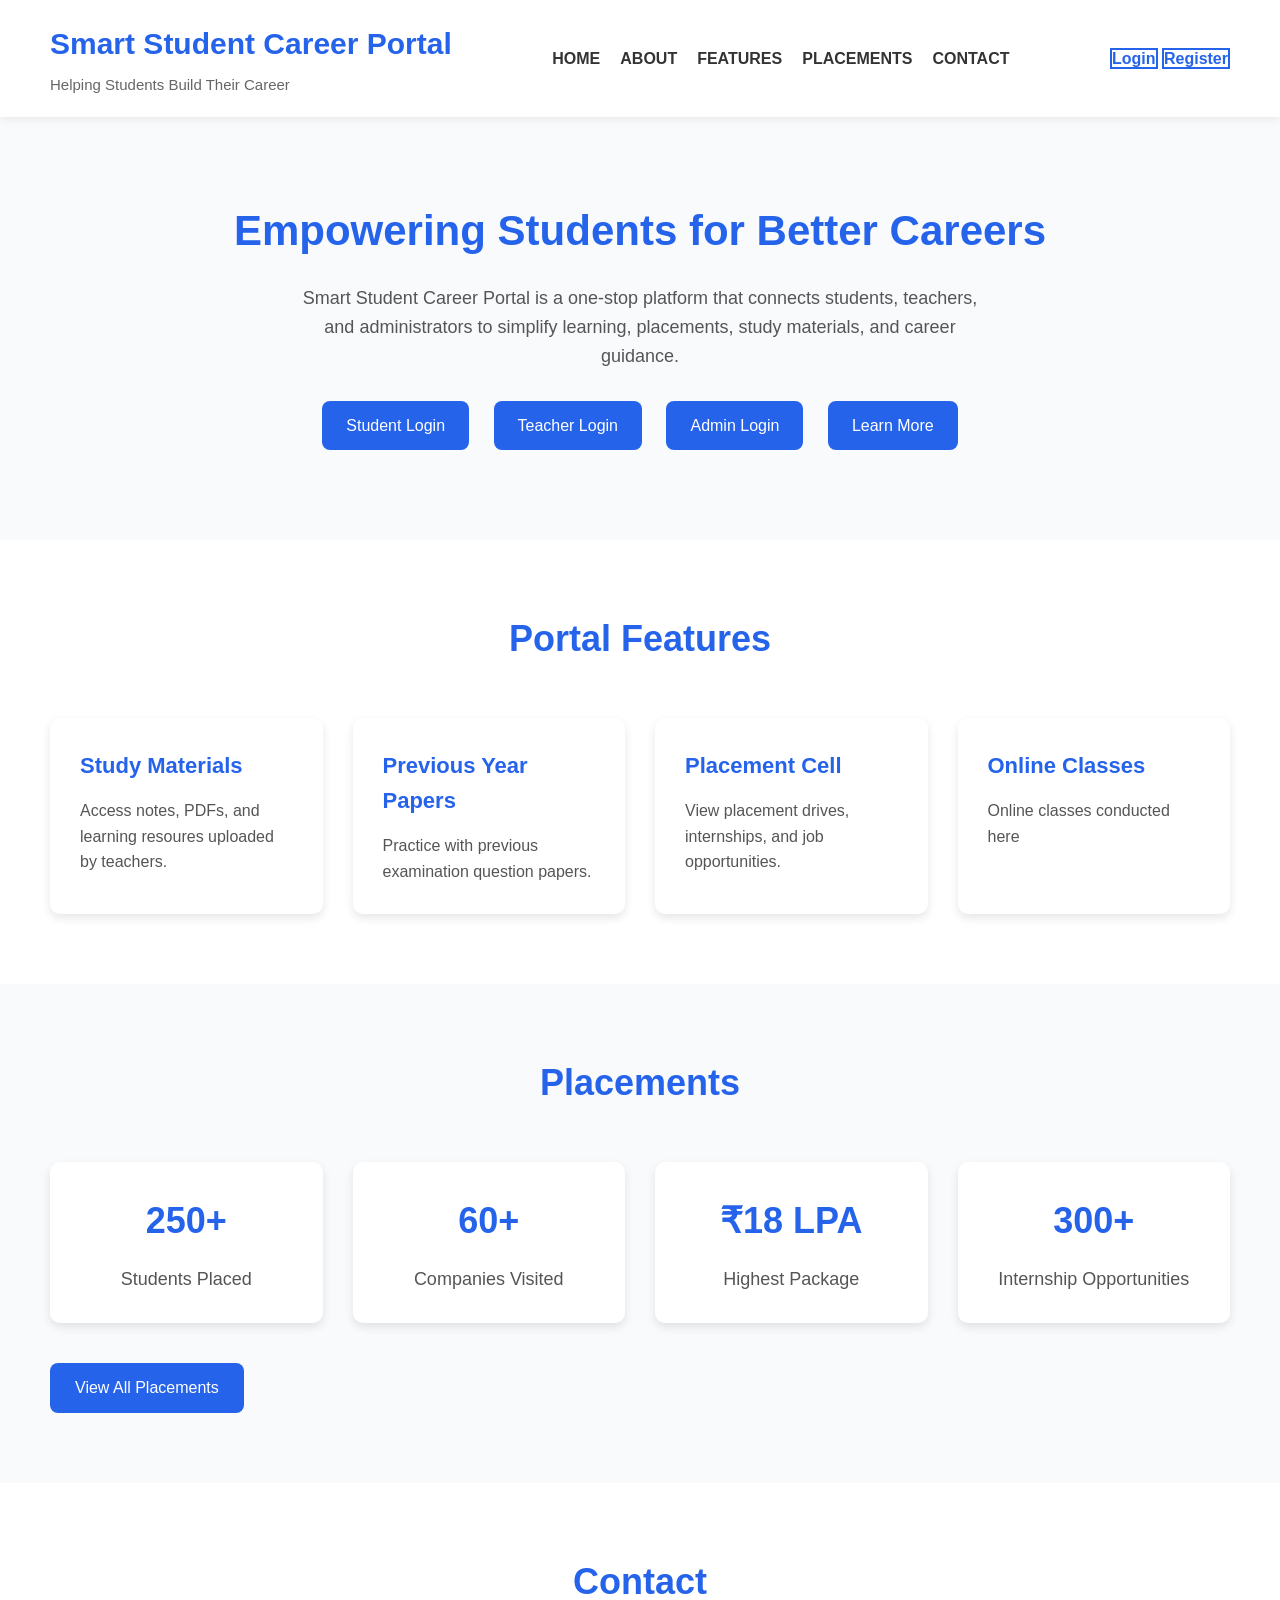
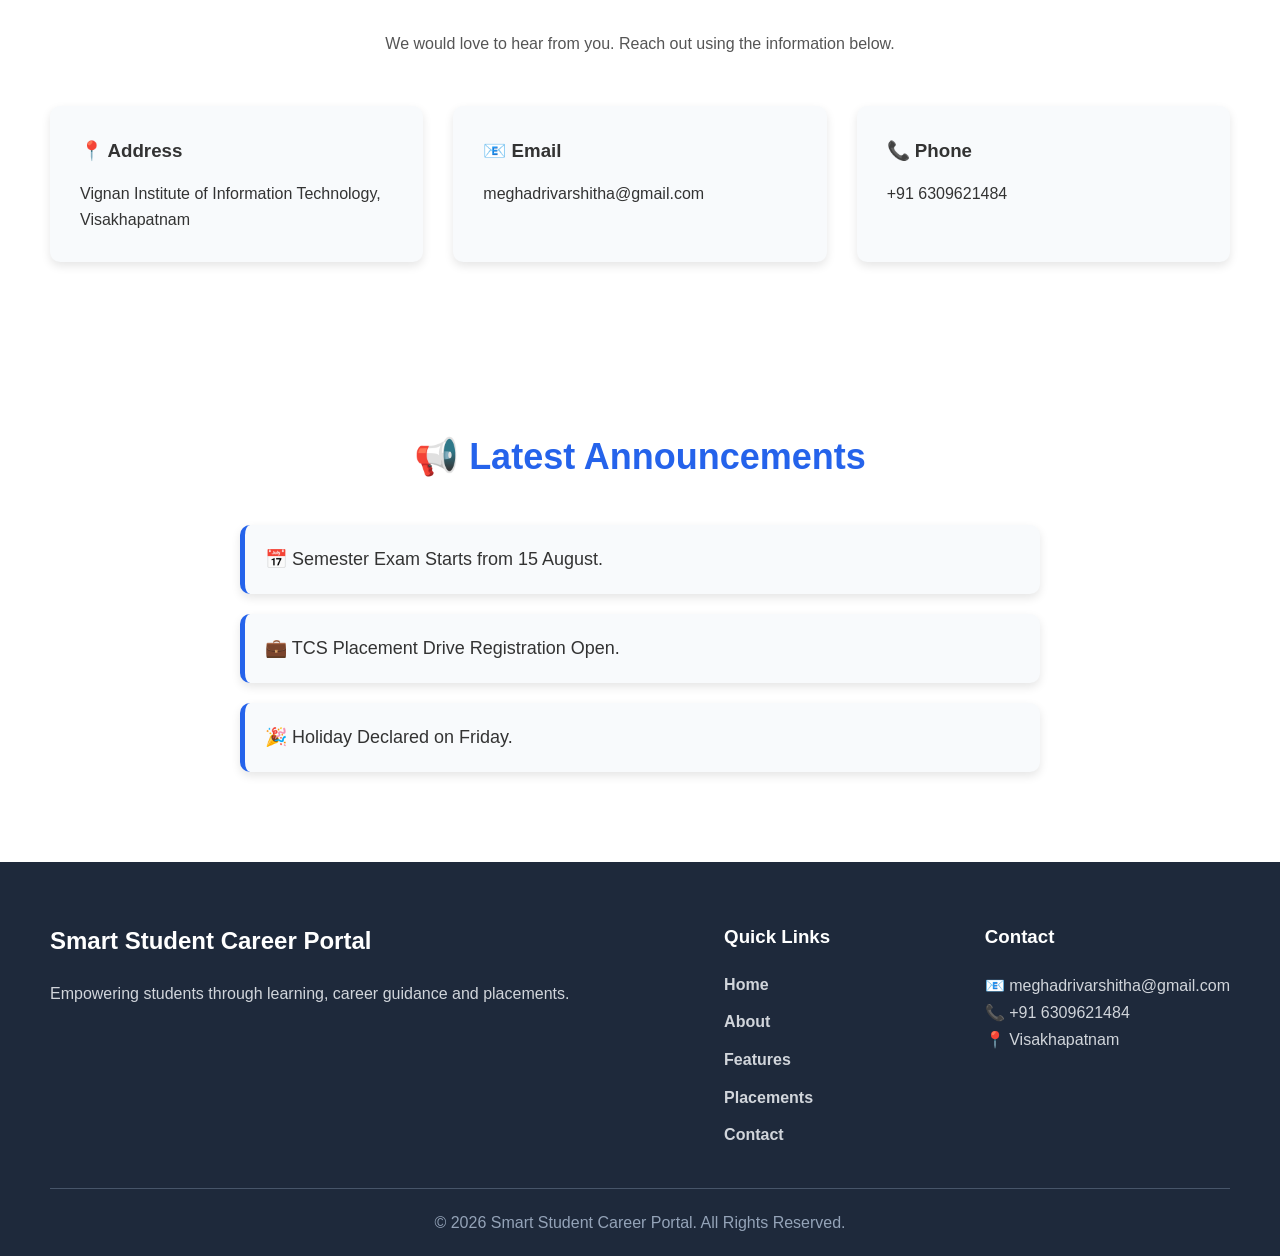
<file: index.html>
<!DOCTYPE html>
<html lang="en">
<head>
  <meta charset="UTF-8">
  <meta name="viewport" content="width=device-width, initial-scale=1.0">
  <title>Smart Student Career Portal</title>
  <link rel="stylesheet" href="CSS/style.css">
</head>
<body>

  <header>

    <div class="navbar">

    <div class="logo">
      
    <h1>Smart Student Career Portal</h1>
    <p>Helping Students Build Their Career</p>

    </div>

    <nav>
      <a href="index.html">HOME</a>

      <a href="about.html">ABOUT</a>

      <a href="#features">FEATURES</a>

      <a href="pages/placement.html">PLACEMENTS</a>

      <a href="pages/contact.html">CONTACT</a>

    </nav>

    <div class="auth-buttons">

        <a href="pages/login.html">Login</a>

        <a href="pages/register.html">Register</a>

    </div>

  </div>
    

  </header>
  


  <main>
    
    <section id="hero">

    <h2>Empowering Students for Better Careers</h2>

    <p>
        Smart Student Career Portal is a one-stop platform that connects
        students, teachers, and administrators to simplify learning,
        placements, study materials, and career guidance.
    </p>

    <a href="pages/login.html">Student Login</a>

    <a href="pages/login.html">Teacher Login</a>

    <a href="pages/login.html">Admin Login</a>

    <a href="about.html">Learn More</a>

</section>

    <section id="features">

      <h2>Portal Features</h2>

      <div class="feature-container">

        <article class="card">

        <h3>Study Materials</h3>

        <p>
          Access notes, PDFs, and learning resoures  uploaded by teachers.
        </p>

      </article>

      <article class="card">

        <h3>Previous Year Papers</h3>

        <p>
          Practice with previous examination question papers.
        </p>

      </article>

      <article class="card">

        <h3>Placement Cell</h3>

        <p>
          View placement drives, internships, and job opportunities.
        </p>

      </article>

      <article class="card">

        <h3>Online Classes</h3>
        <p>
          Online classes conducted here
        </p>
      </article>

      </div>
      
    </section>

    <section id="placements">
   
        <h2>Placements</h2>

      <div class="placement-container">

      <article class="card">

        <h3>250+</h3>
        <p>Students Placed</p>

       </article>

       <article class="card">

    <h3>60+</h3>

    <p>Companies Visited</p>

</article>

<article class="card">

    <h3>₹18 LPA</h3>

    <p>Highest Package</p>

</article>

<article class="card">

    <h3>300+</h3>

    <p>Internship Opportunities</p>

</article>
      </div>

      

<a href="placements.html">

    View All Placements

</a>
       
</section>

    <section id="contact">

      <h2>Contact</h2>

       <p>
        We would love to hear from you. Reach out using the information below.
      </p>

      <div class="contact-container">

      <article class="card">

         <h3>📍 Address</h3>

           <p>
             Vignan Institute of Information Technology,
             Visakhapatnam
            </p>

      </article>

     <article class="card">

<h3>📧 Email</h3>

<p>

<a href="mailto:meghadrivarshitha@gmail.com">

meghadrivarshitha@gmail.com

</a>

</p>

</article>

     <article class="card">

<h3>📞 Phone</h3>

<p>

<a href="tel:+916309621484">

+91 6309621484

</a>

</p>

</article>

      </div>

      

    </section>

    <br>

    <aside id="announcements">

    <h2>📢 Latest Announcements</h2>

    <ul>

        <li>📅 Semester Exam Starts from 15 August.</li>
        <li>💼 TCS Placement Drive Registration Open.</li>
        <li>🎉 Holiday Declared on Friday.</li>

    </ul>

</aside>

  </main>

   <footer>

<div class="footer-container">

<div class="footer-about">

<h2>Smart Student Career Portal</h2>

<p>
Empowering students through learning,
career guidance and placements.
</p>

</div>

<div class="footer-links">

<h3>Quick Links</h3>

<nav>

<a href="index.html">Home</a>

<a href="about.html">About</a>

<a href="#features">Features</a>

<a href="#placements">Placements</a>

<a href="#contact">Contact</a>

</nav>

</div>

<div class="footer-contact">

<h3>Contact</h3>

<p>📧 meghadrivarshitha@gmail.com</p>

<p>📞 +91 6309621484</p>

<p>📍 Visakhapatnam</p>

</div>

</div>

<hr>

<p class="copyright">

© 2026 Smart Student Career Portal.
All Rights Reserved.

</p>

</footer>

<script src="JavaScript/script.js"></script>
  
</body>

</html>
</file>
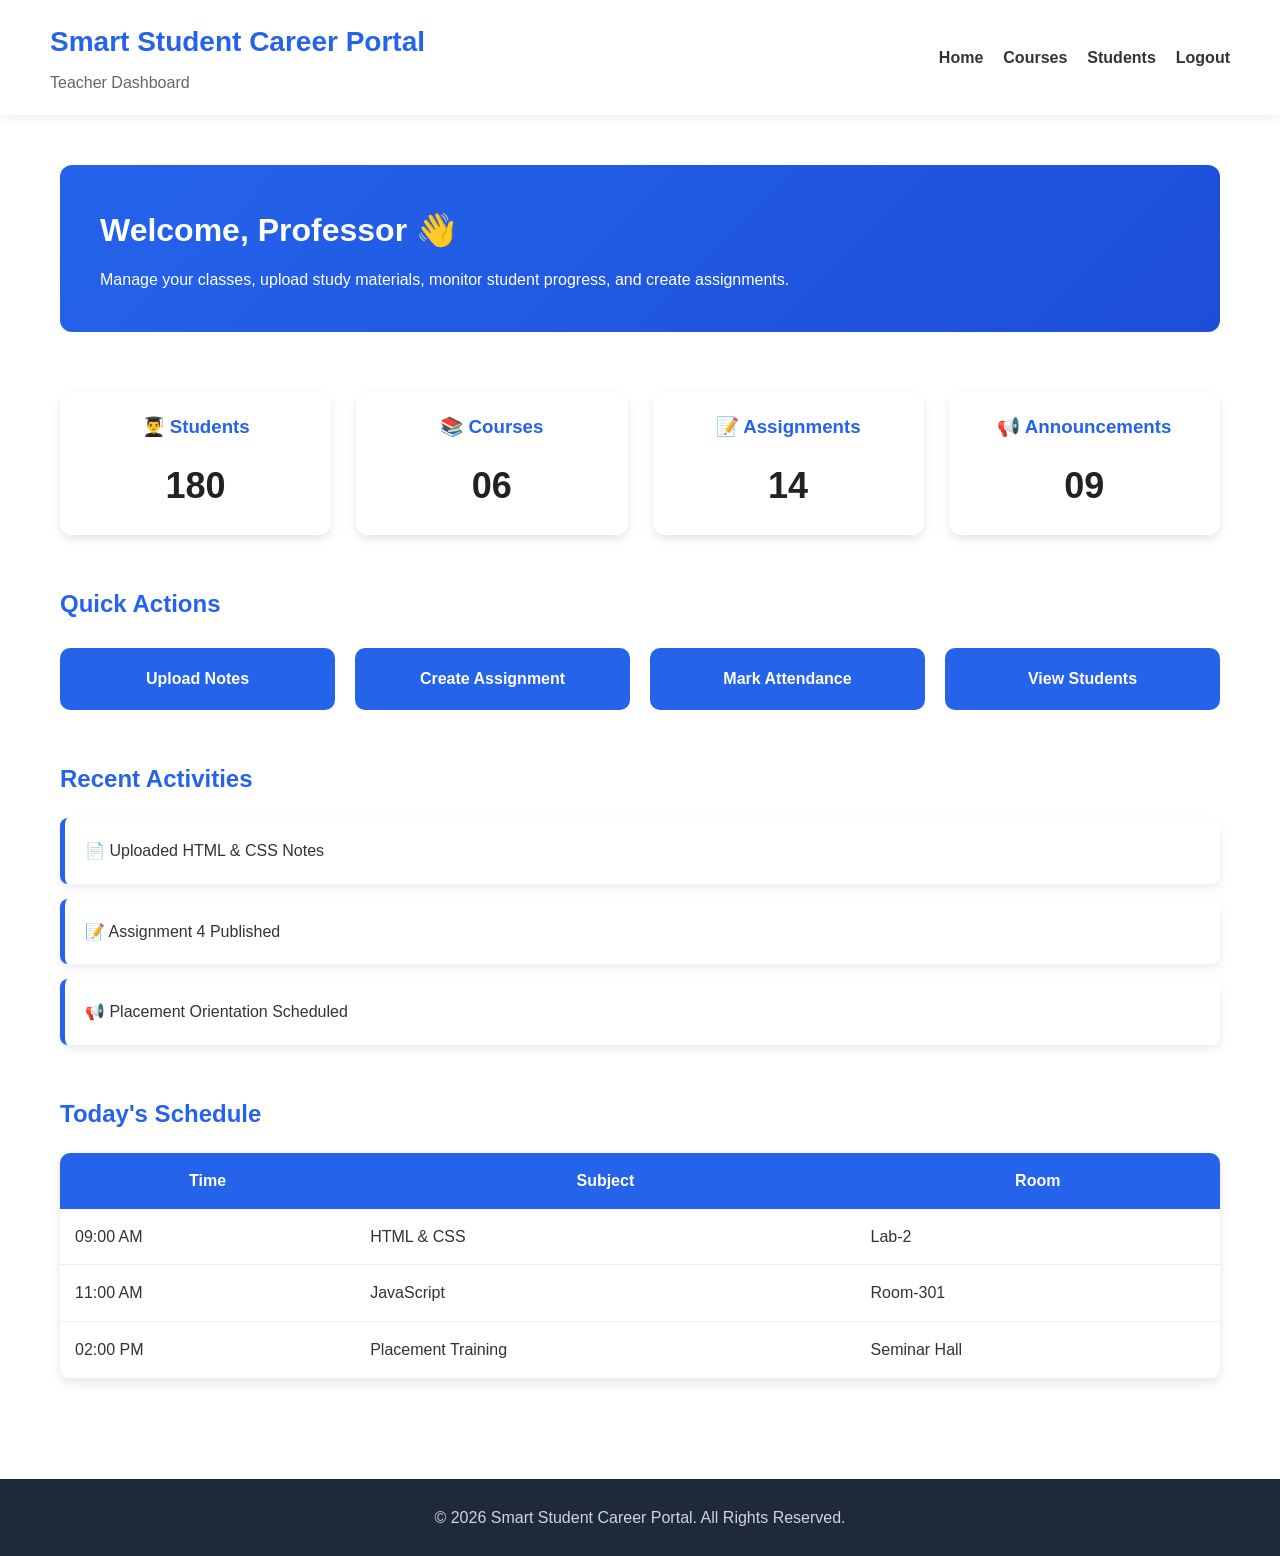
<file: pages/admin-dashboard.html>
<!DOCTYPE html>
<html lang="en">

<head>
    <meta charset="UTF-8">
    <meta name="viewport" content="width=device-width, initial-scale=1.0">
    <title>Teacher Dashboard | Smart Student Career Portal</title>

    <link rel="stylesheet" href="../CSS/style.css">
</head>

<body>

<header class="dashboard-header">

    <div class="dashboard-logo">
        <h1>Smart Student Career Portal</h1>
        <p>Teacher Dashboard</p>
    </div>

    <nav class="dashboard-nav">
        <a href="../index.html">Home</a>
        <a href="courses.html">Courses</a>
        <a href="#">Students</a>
        <a href="login.html">Logout</a>
    </nav>

</header>

<main class="dashboard-main">

    <section class="welcome-card">

        <h2>Welcome, Professor 👋</h2>

        <p>
            Manage your classes, upload study materials,
            monitor student progress, and create assignments.
        </p>

    </section>

    <section class="dashboard-stats">

        <article class="dashboard-card">
            <h3>👨‍🎓 Students</h3>
            <p class="number">180</p>
        </article>

        <article class="dashboard-card">
            <h3>📚 Courses</h3>
            <p class="number">06</p>
        </article>

        <article class="dashboard-card">
            <h3>📝 Assignments</h3>
            <p class="number">14</p>
        </article>

        <article class="dashboard-card">
            <h3>📢 Announcements</h3>
            <p class="number">09</p>
        </article>

    </section>

    <section class="quick-actions">

        <h2>Quick Actions</h2>

        <div class="action-grid">

            <a href="#" class="action-btn">
                Upload Notes
            </a>

            <a href="#" class="action-btn">
                Create Assignment
            </a>

            <a href="#" class="action-btn">
                Mark Attendance
            </a>

            <a href="#" class="action-btn">
                View Students
            </a>

        </div>

    </section>

    <section class="dashboard-section">

        <h2>Recent Activities</h2>

        <div class="announcement-card">
            📄 Uploaded HTML & CSS Notes
        </div>

        <div class="announcement-card">
            📝 Assignment 4 Published
        </div>

        <div class="announcement-card">
            📢 Placement Orientation Scheduled
        </div>

    </section>

    <section class="dashboard-section">

        <h2>Today's Schedule</h2>

        <table class="dashboard-table">

            <tr>
                <th>Time</th>
                <th>Subject</th>
                <th>Room</th>
            </tr>

            <tr>
                <td>09:00 AM</td>
                <td>HTML & CSS</td>
                <td>Lab-2</td>
            </tr>

            <tr>
                <td>11:00 AM</td>
                <td>JavaScript</td>
                <td>Room-301</td>
            </tr>

            <tr>
                <td>02:00 PM</td>
                <td>Placement Training</td>
                <td>Seminar Hall</td>
            </tr>

        </table>

    </section>

</main>

<footer class="dashboard-footer">

    <p>

        © 2026 Smart Student Career Portal.
        All Rights Reserved.

    </p>

</footer>

<script src="../JavaScript/script.js"></script>

</body>
</html>
</file>
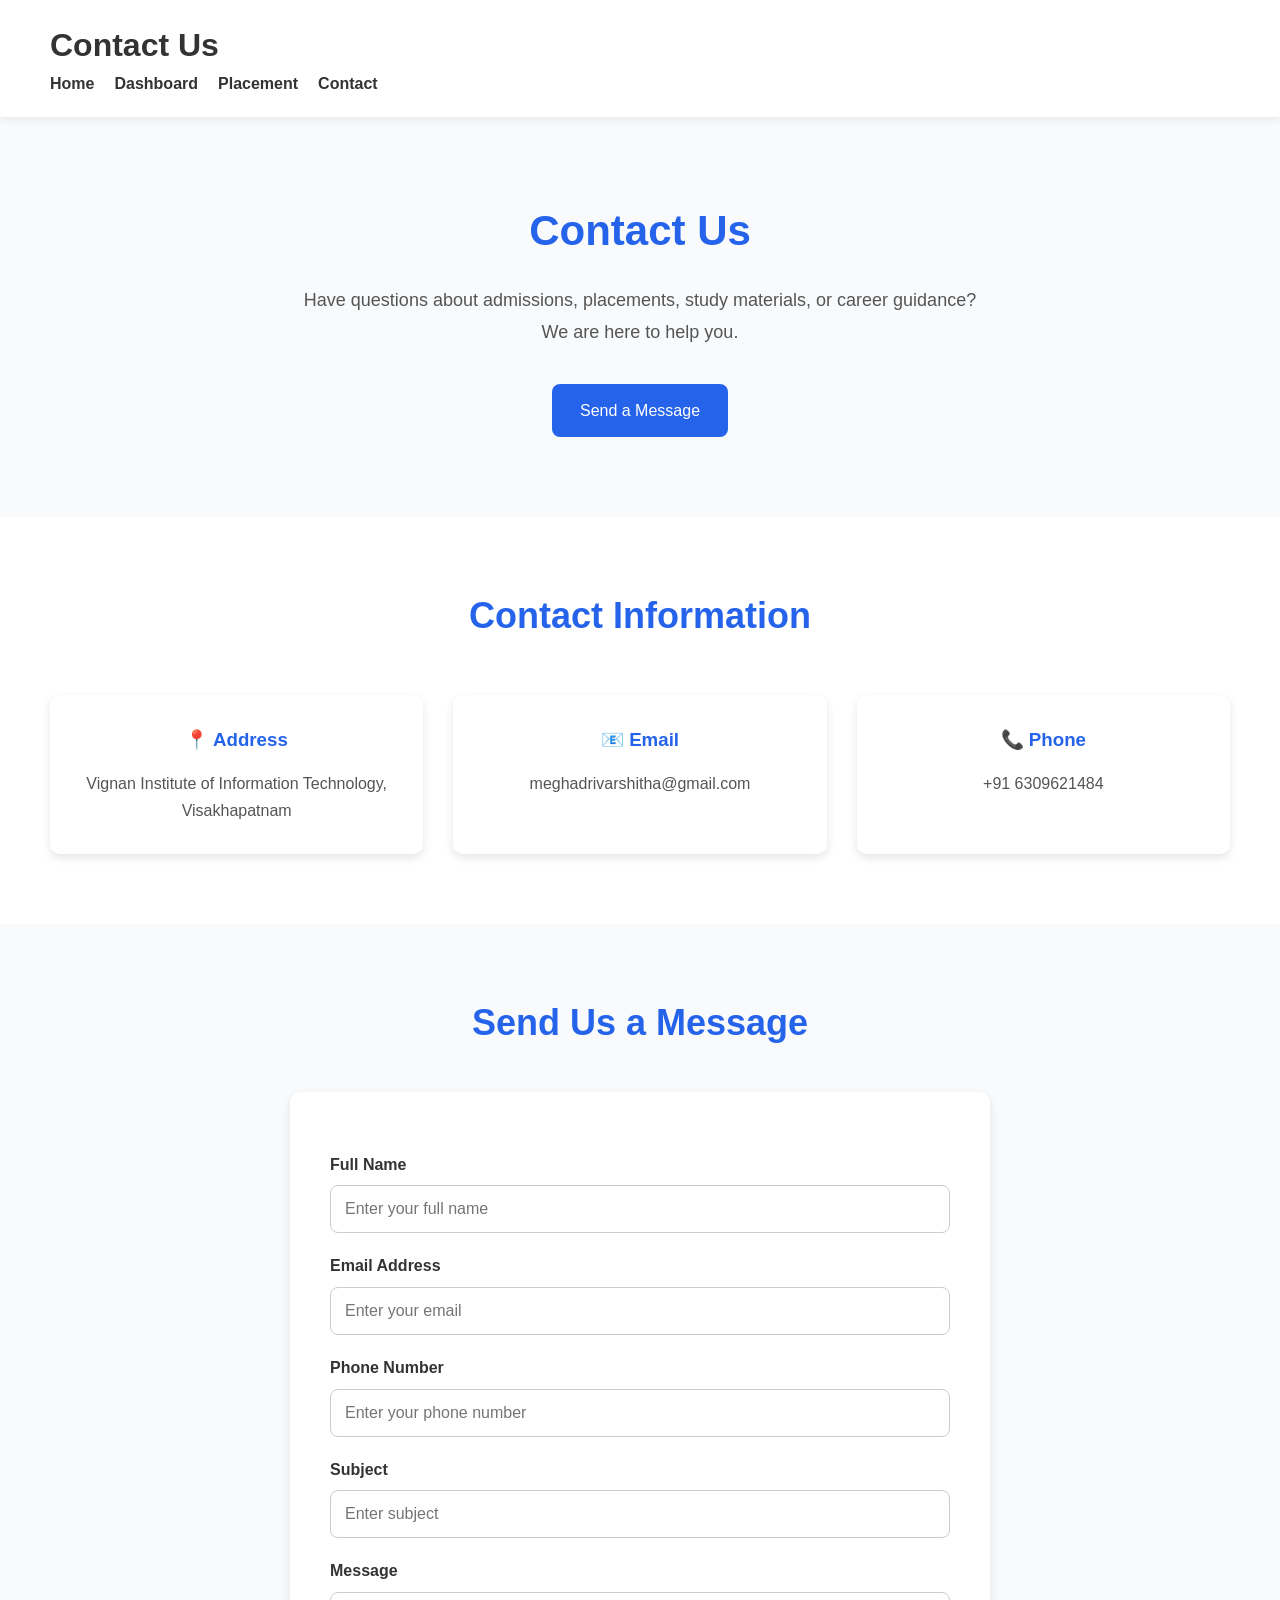
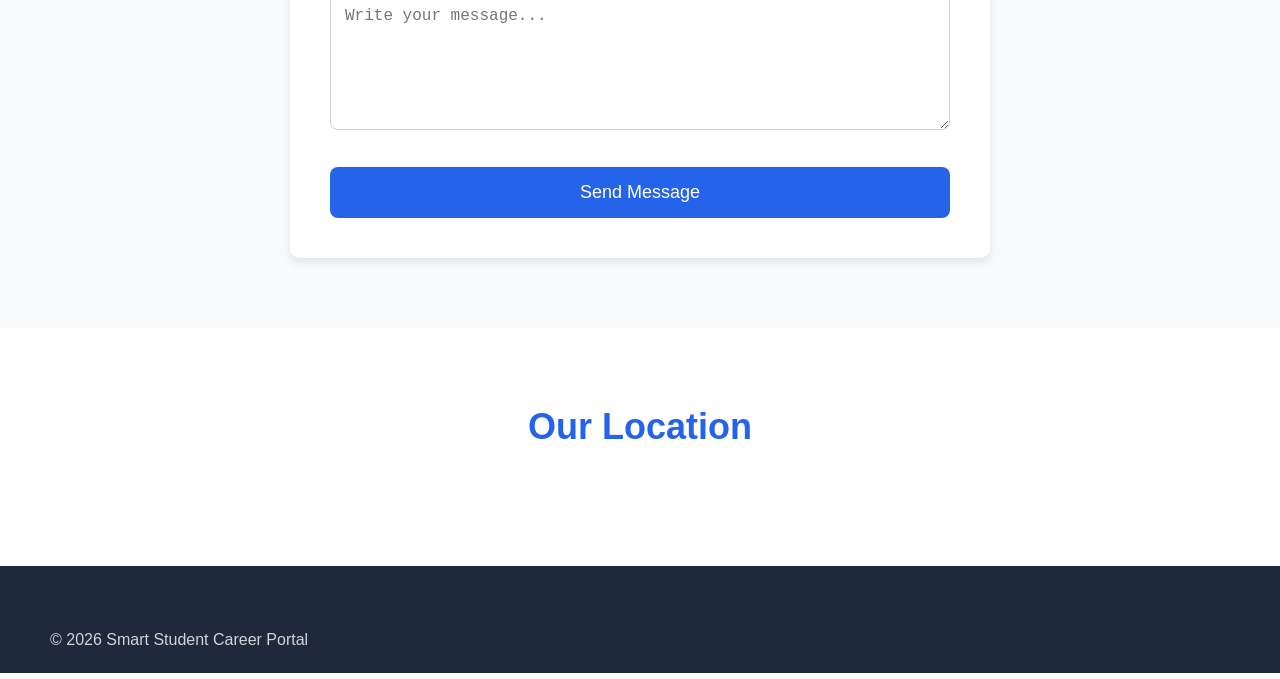
<file: pages/contact.html>
<!DOCTYPE html>
<html lang="en">
<head>
  <meta charset="UTF-8">
  <meta name="viewport" content="width=device-width, initial-scale=1.0">
  <title>Contact Us | Smart Student Career Portal</title>
  <link rel="stylesheet" href="../../CSS/style.css">
</head>
<body>

  <header>

<h1>Contact Us</h1>

<nav>

<a href="../index.html">Home</a>

<a href="student-dashboard.html">Dashboard</a>

<a href="placement.html">Placement</a>

<a href="contact.html">Contact</a>

</nav>

</header>

<main>

<section id="contact-hero">

<h2>

Contact Us

</h2>

<p>

Have questions about admissions,
placements, study materials, or career guidance?

We are here to help you.

</p>

<a href="#contact-form">

Send a Message

</a>

</section>

<section id="contact-info">

    <h2>Contact Information</h2>

    <div class="contact-info-container">

        <article class="card">

            <h3>📍 Address</h3>

            <p>

                Vignan Institute of Information Technology,
                Visakhapatnam

            </p>

        </article>

        <article class="card">

            <h3>📧 Email</h3>

            <p>

                <a href="mailto:meghadrivarshitha@gmail.com">

                    meghadrivarshitha@gmail.com

                </a>

            </p>

        </article>

        <article class="card">

            <h3>📞 Phone</h3>

            <p>

                <a href="tel:+916309621484">

                    +91 6309621484

                </a>

            </p>

        </article>

    </div>

</section>

<section id="contact-form">

    <h2>Send Us a Message</h2>

    <form>

        <label for="fullname">Full Name</label>

        <input
            type="text"
            id="fullname"
            placeholder="Enter your full name"
            required>

        <label for="email">Email Address</label>

        <input
            type="email"
            id="email"
            placeholder="Enter your email"
            required>

        <label for="phone">Phone Number</label>

        <input
            type="tel"
            id="phone"
            placeholder="Enter your phone number">

        <label for="subject">Subject</label>

        <input
            type="text"
            id="subject"
            placeholder="Enter subject">

        <label for="message">Message</label>

        <textarea
            id="message"
            rows="6"
            placeholder="Write your message..."
            required></textarea>

        <button type="submit">

            Send Message

        </button>

    </form>

</section>

<section id="location">

<h2>

Our Location

</h2>

<div class="map-container">

<!-- Paste Google iframe here -->

</div>

</section>

</main>

<footer>

<p>

© 2026 Smart Student Career Portal

</p>

</footer>

<script src="../JavaScript/script.js"></script>
  
</body>



</html>
</file>
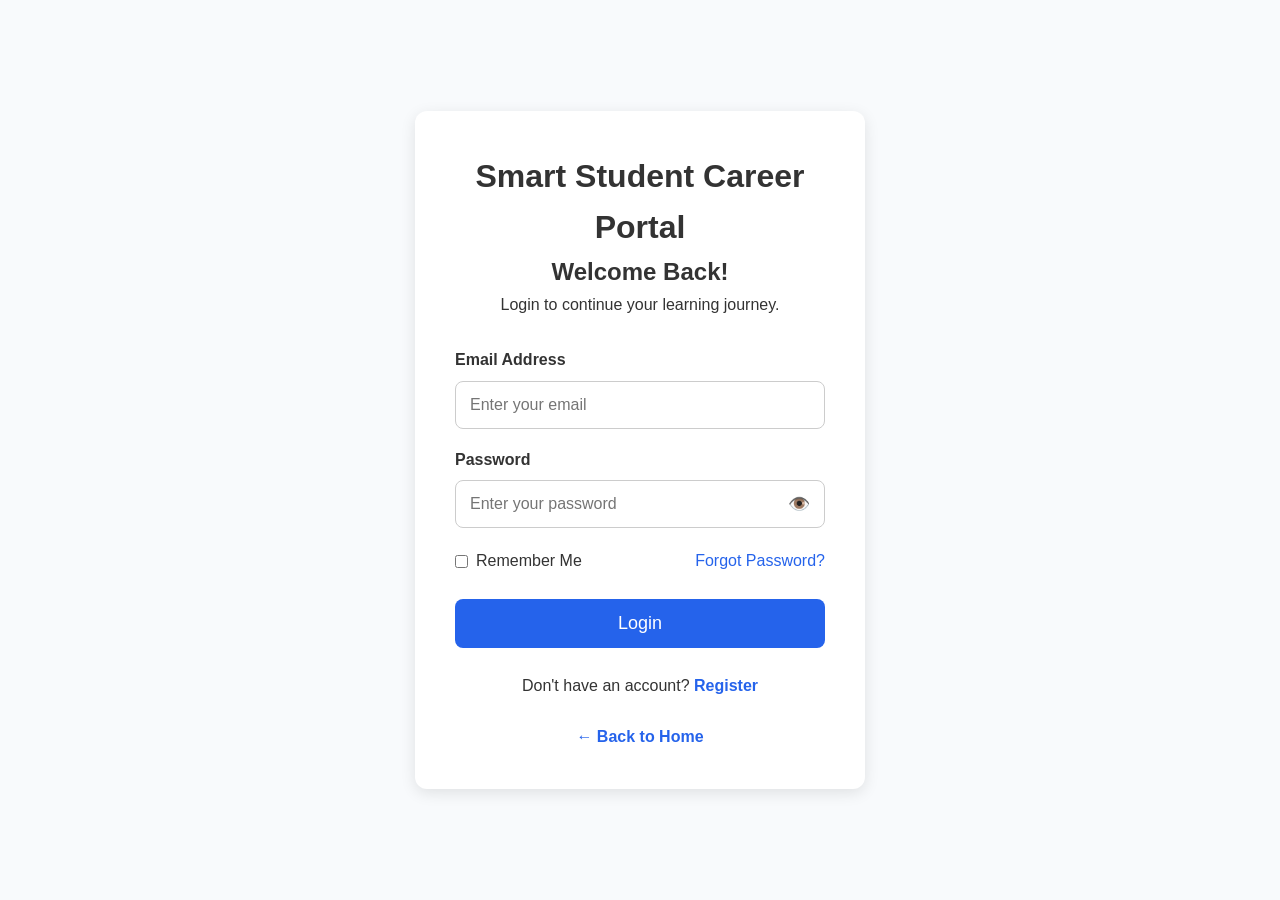
<file: pages/courses.html>
<!DOCTYPE html>
<html lang="en">

<head>

<meta charset="UTF-8">

<meta name="viewport"
content="width=device-width, initial-scale=1.0">

<title>Courses | Smart Student Career Portal</title>

<link rel="stylesheet" href="../CSS/style.css">

</head>

<body>

<header class="dashboard-header">

<div class="dashboard-logo">

<h1>Smart Student Career Portal</h1>

<p>Courses</p>

</div>

<nav class="dashboard-nav">

<a href="../index.html">Home</a>

<a href="student-dashboard.html">Dashboard</a>

<a href="student-portal.html">Profile</a>

<a href="login.html">Logout</a>

</nav>

</header>

<main class="dashboard-main">

<section class="welcome-card">

<h2>Available Courses 📚</h2>

<p>

Explore courses to improve your technical and professional skills.

</p>

</section>

<section class="course-grid">

<article class="course-card">

<h3>HTML & CSS</h3>

<p>

Learn to build beautiful responsive websites.

</p>

<p>

👨‍🏫 Instructor:
Dr. Anjali Sharma

</p>

<p>

⏳ Duration:
6 Weeks

</p>

<button id="htmlCssBtn" class="action-btn" type="button">
    View Course
</button>

</article>

<article class="course-card">

<h3>JavaScript</h3>

<p>

Add interactivity to modern websites.

</p>

<p>

👨‍🏫 Instructor:
Dr. Ramesh Kumar

</p>

<p>

⏳ Duration:
8 Weeks

</p>

<button id="javascriptBtn" class="action-btn" type="button">
    View Course
</button>

</article>

<article class="course-card">

<h3>Python</h3>

<p>

Programming fundamentals with Python.

</p>

<p>

👨‍🏫 Instructor:
Dr. Kavitha

</p>

<p>

⏳ Duration:
10 Weeks

</p>

<button id="pythonBtn" class="action-btn" type="button">
    View Course
</button>

</article>

<article class="course-card">

<h3>SQL</h3>

<p>

Master relational databases and SQL queries.

</p>

<p>

👨‍🏫 Instructor:
Dr. Rajesh

</p>

<p>

⏳ Duration:
5 Weeks

</p>

<button id="sqlBtn" class="action-btn" type="button">
    View Course
</button>

</article>

<article class="course-card">

<h3>Git & GitHub</h3>

<p>

Version control and collaboration.

</p>

<p>

👨‍🏫 Instructor:
Mr. Suresh

</p>

<p>

⏳ Duration:
3 Weeks

</p>

<button id="gitBtn" class="action-btn" type="button">
    View Course
</button>

</article>

<article class="course-card">

<h3>Placement Training</h3>

<p>

Aptitude, reasoning and interview preparation.

</p>

<p>

👨‍🏫 Instructor:
Placement Cell

</p>

<p>

⏳ Duration:
12 Weeks

</p>

<a href="#" class="action-btn">

View Course

</a>

</article>

</section>

<section class="dashboard-section">

    <h2>🎓 My Enrolled Course</h2>

    <div class="announcement-card" id="enrolledCourse">

        You have not enrolled in any course yet.

    </div>

</section>

<section
    class="dashboard-section"
    id="courseDetails"
    style="display: none;">

    <h2 id="courseTitle"></h2>

    <p id="courseDescription"></p>

    <p id="courseInstructor"></p>

    <p id="courseDuration"></p>

    <button
        id="enrollBtn"
        class="action-btn"
        type="button">

        🎓 Enroll in Course

    </button>

</section>

</main>

<footer class="dashboard-footer">

<p>

© 2026 Smart Student Career Portal.
All Rights Reserved.

</p>

</footer>
<script src="../JavaScript/course.js"></script>
</body>

</html>
</file>
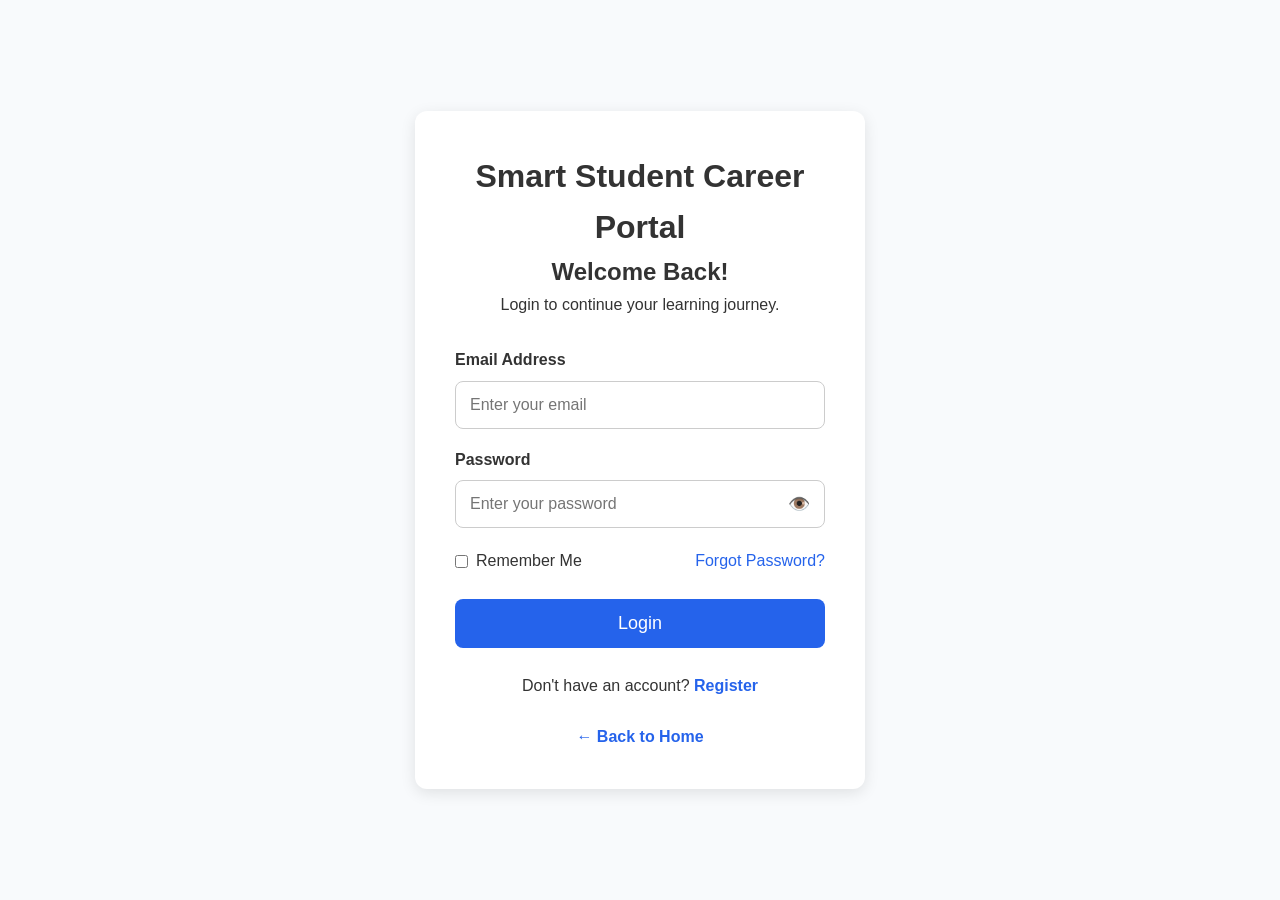
<file: pages/login.html>
<!DOCTYPE html>
<html lang="en">

<head>

    <meta charset="UTF-8">

    <meta name="viewport" content="width=device-width, initial-scale=1.0">

    <title>Login | Smart Student Career Portal</title>

    <link rel="stylesheet" href="../CSS/style.css">

</head>

<body>

<div class="login-container">

    <div class="login-card">

        <h1>Smart Student Career Portal</h1>

        <h2>Welcome Back!</h2>

        <p>
            Login to continue your learning journey.
        </p>

        <form id="loginForm">

            <label for="login-email">
                Email Address
            </label>

            <input
                type="email"
                id="login-email"
                placeholder="Enter your email"
                required>

            <label for="login-password">
                Password
            </label>

            <div class="password-container">

<input
type="password"
id="login-password"
placeholder="Enter your password"
required>

<span id="togglePassword" class="eye-icon">

👁️

</span>

</div>

<p id="passwordStrength"></p>

           

            <div class="login-options">

                <label>

                    <input type="checkbox">

                    Remember Me

                </label>

                <a href="#">

                    Forgot Password?

                </a>

            </div>

            <button type="submit" id="loginBtn">

                Login

             </button>

             <p id="loginMessage"></p>

        </form>

        <p class="register-link">

            Don't have an account?

            <a href="register.html">

                Register

            </a>

        </p>

        <p class="register-link">

            <a href="../index.html">

                ← Back to Home

            </a>

        </p>

    </div>

</div>

<script src="../JavaScript/login.js"></script>

</body>

</html>
</file>
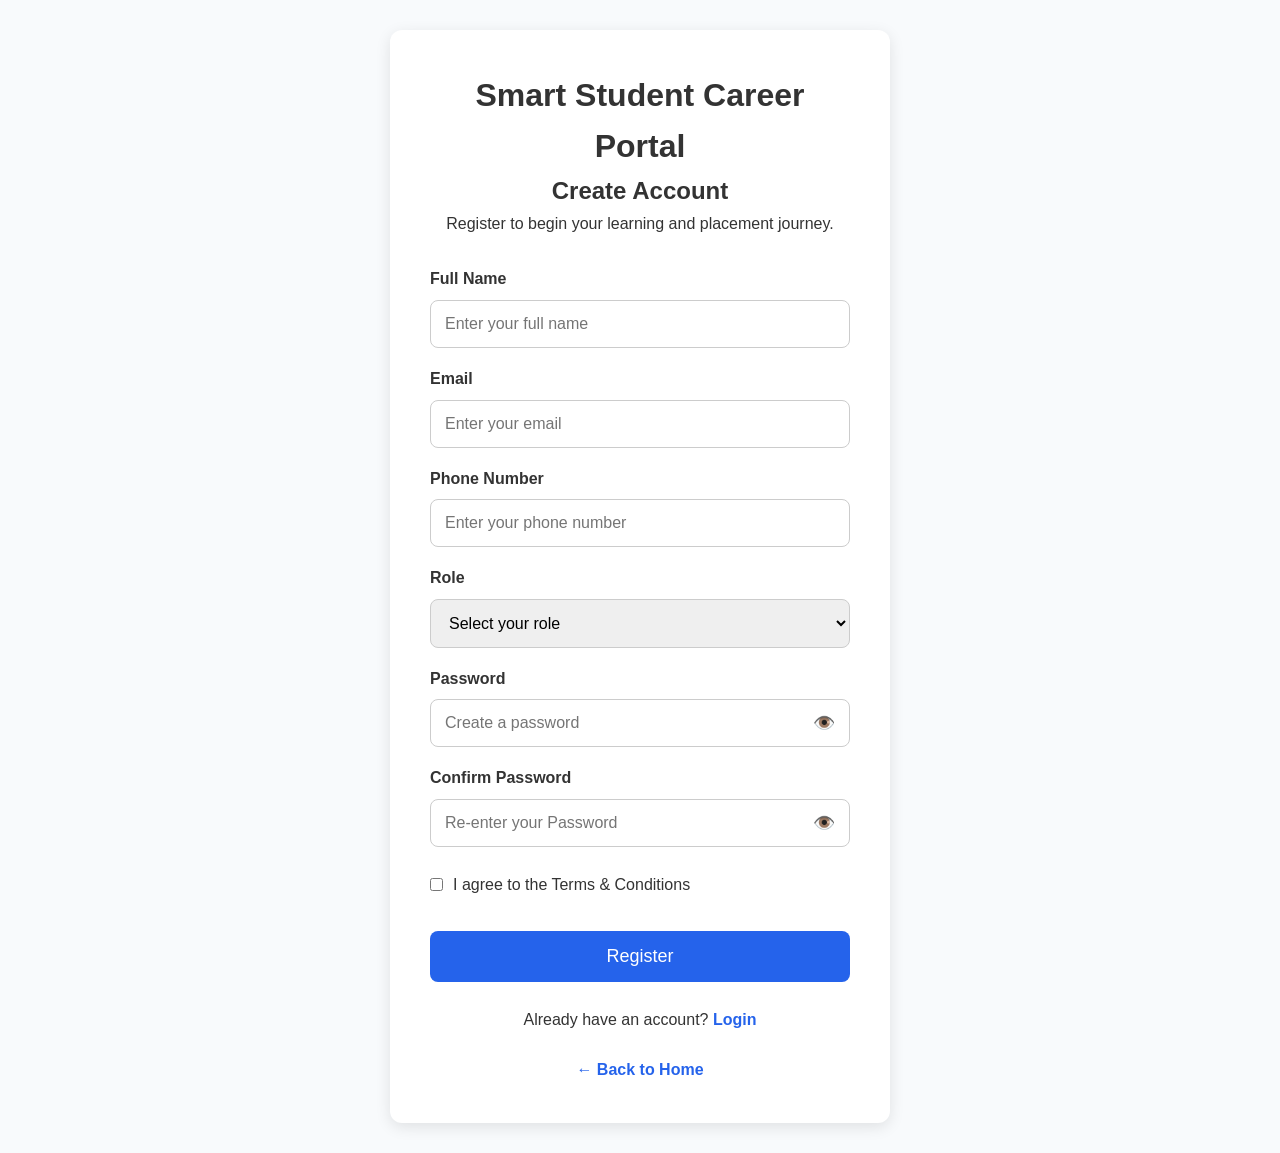
<file: pages/register.html>
<!DOCTYPE html>
<html lang="en">

<head>

    <meta charset="UTF-8">

    <meta name="viewport"
          content="width=device-width, initial-scale=1.0">

    <title>Register | Smart Student Career Portal</title>

    <link rel="stylesheet" href="../CSS/style.css">

</head>

<body>

<div class="register-container">

    <div class="register-card">

        <h1>Smart Student Career Portal</h1>

        <h2>Create Account</h2>

        <p>

            Register to begin your learning and placement journey.

        </p>

        <form id="registerForm" action="#" method="post">

            <label for="fullname">

                Full Name

            </label>

            <input
                type="text"
                id="fullname"
                placeholder="Enter your full name"
                required>

            <label for="email">

               Email

            </label>

            <input
                type="email"
                id="email"
                placeholder="Enter your email"
                required>

            <label for="phone">

                Phone Number

            </label>

            <input
                type="tel"
                id="phone"
                placeholder="Enter your phone number"
                required>

            <label for="role">

                Role

            </label>

            <select id="role" required>

                <option value="">

                    Select your role

                </option>

                <option>

                    Student

                </option>

                <option>

                    Teacher

                </option>

                <option>

                    Administrator

                </option>

            </select>

            <label for="password">Password</label>

<div class="password-container">

<input
type="password"
id="password"
name="password"
placeholder="Create a password"
minlength="8"
required>

<span id="togglePassword1" class="eye-icon">

👁️

</span>

</div>

            <label for="confirmPassword">Confirm Password</label>

<div class="password-container">

<input
type="password"
id="confirmPassword"
name="confirmPassword"
placeholder="Re-enter your Password"
minlength="8"
required>

<span id="togglePassword2" class="eye-icon">

👁️

</span>

</div>

            <p id="passwordMessage"></p>

            <div class="terms">

                <label>

                    <input
                        type="checkbox"
                        required>

                    I agree to the Terms & Conditions

                </label>

            </div>

            <button type="submit">

                Register

            </button>

        </form>

        <p class="register-link">

            Already have an account?

            <a href="login.html">

                Login

            </a>

        </p>

        <p class="register-link">

            <a href="../index.html">

                ← Back to Home

            </a>

        </p>

    </div>

</div>

<script src="../JavaScript/register.js"></script>

</body>

</html>
</file>
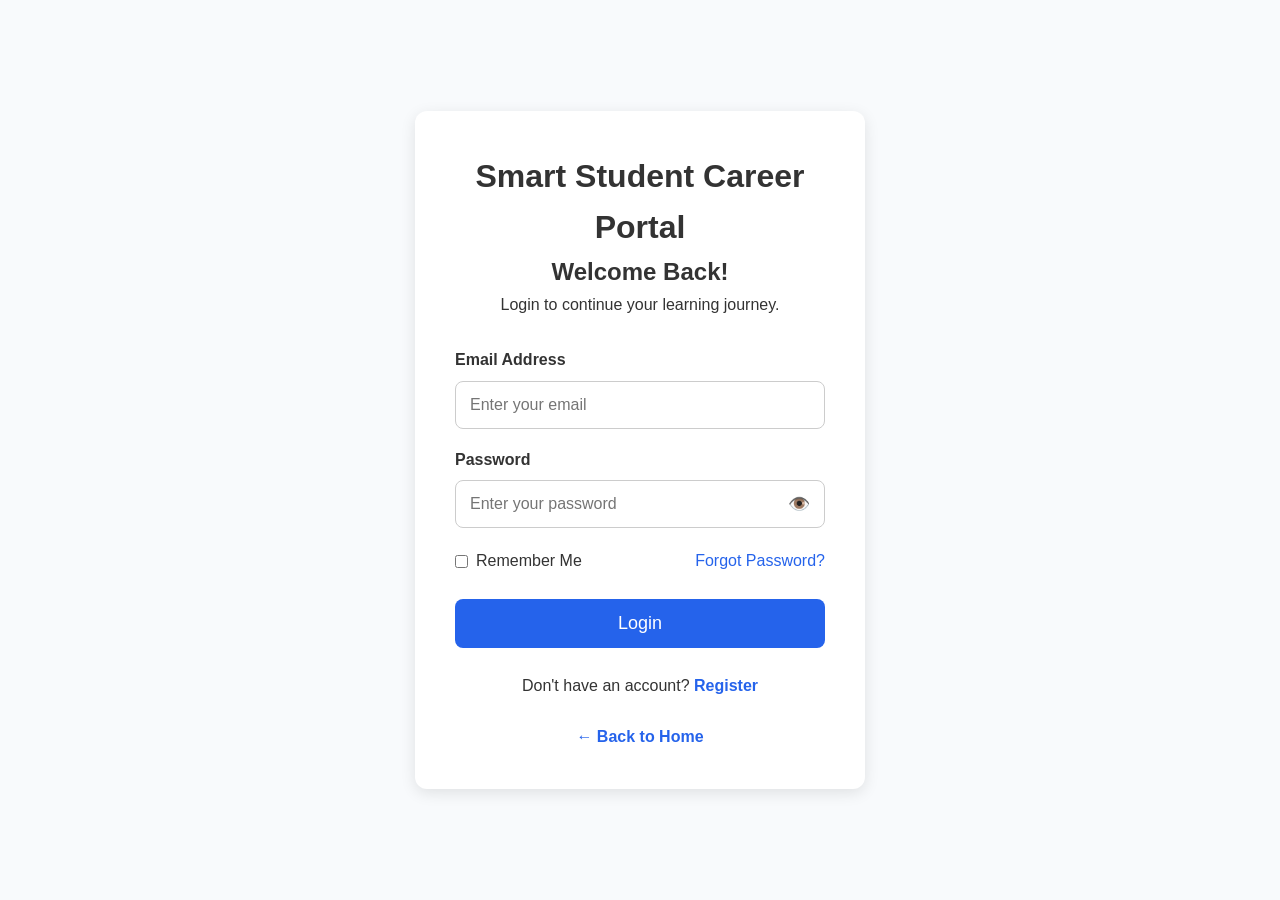
<file: pages/student-dashboard.html>
<!DOCTYPE html>
<html lang="en">
<head>
    <meta charset="UTF-8">
    <meta name="viewport" content="width=device-width, initial-scale=1.0">
    <title>Student Dashboard | Smart Student Career Portal</title>

    <link rel="stylesheet" href="../CSS/style.css">
</head>

<body>

<header class="dashboard-header">

    <div class="dashboard-logo">

        <h1>Smart Student Career Portal</h1>

        <p>Student Dashboard</p>

    </div>

    <nav class="dashboard-nav">

        <a href="../index.html">Home</a>

        <a href="courses.html">Courses</a>

        <a href="student-portal.html">Profile</a>

        <a href="placement.html">Placements</a>

       <a href="#" id="navLogoutBtn">Logout</a>

    </nav>

</header>

<main class="dashboard-main">

    <section class="welcome-card">

        <h2 id="welcomeHeading">
    Welcome Back, Student 👋
</h2>

        <p>

            Track your learning progress, assignments, attendance,
            and placement opportunities from one place.

        </p>

    </section>

    <section class="dashboard-stats">

        <article class="dashboard-card">

           <h3>📚 Enrolled Courses</h3>

            <p class="number" id="courseCount">08</p>

        </article>

        <article class="dashboard-card">

            <h3>📝 Assignments</h3>

            <p class="number">05</p>

        </article>

        <article class="dashboard-card">

            <h3>📊 Attendance</h3>

            <p class="number">92%</p>

        </article>

        <article class="dashboard-card">

            <h3>💼 Applied Drives</h3>

            <p class="number" id="placementCount">04</p>

        </article>

    </section>


<section class="dashboard-section">

    <h2>🎓 My Enrolled Course</h2>

    <div class="announcement-card" id="enrolledCourse">

        You have not enrolled in any course yet.

    </div>

</section>


<section class="dashboard-section">

    <h2>💼 My Placement Application</h2>

    <div
        class="announcement-card"
        id="placementApplication">

        You have not applied for any placement drive yet.

    </div>

</section>


<section class="dashboard-section">

    <h2>⚡ Quick Actions</h2>

    <section class="dashboard-section">

        <h2>Latest Announcements</h2>

        <div class="announcement-card">

            📢 Semester Exams begin from <strong>15 August</strong>

        </div>

        <div class="announcement-card">

            💼 TCS Placement Registration closes this week.

        </div>

        <div class="announcement-card">

            🎉 Independence Day Holiday on 15 August.

        </div>

    </section>

    <section class="dashboard-section">

        <h2>Upcoming Deadlines</h2>

        <table class="dashboard-table">

            <tr>

                <th>Task</th>

                <th>Due Date</th>

            </tr>

            <tr>

                <td>HTML Assignment</td>

                <td>12 Aug</td>

            </tr>

            <tr>

                <td>Resume Submission</td>

                <td>18 Aug</td>

            </tr>

            <tr>

                <td>Mock Interview</td>

                <td>22 Aug</td>

            </tr>

        </table>

    </section>

</main>

<footer class="dashboard-footer">

    <p>

        © 2026 Smart Student Career Portal. All Rights Reserved.

    </p>

</footer>

<script src="../JavaScript/student.js"></script>

</body>
</html>
</file>
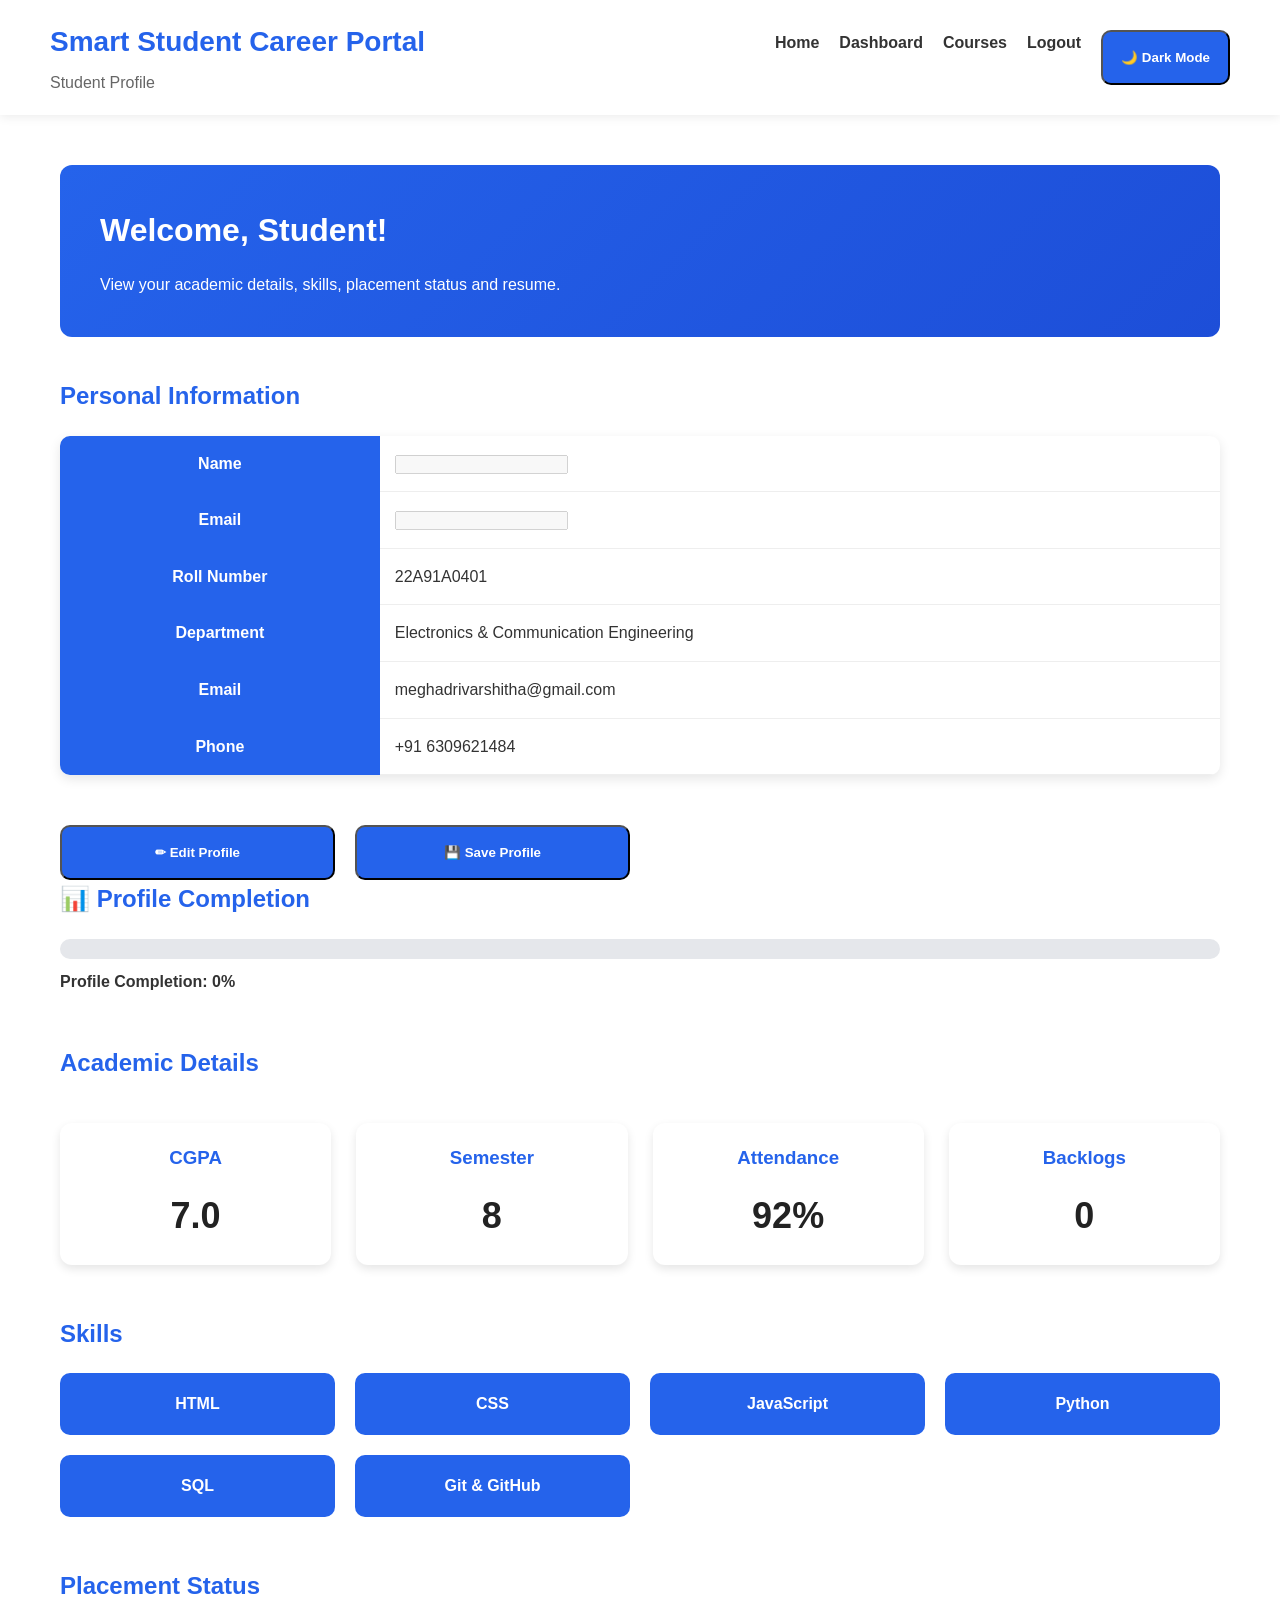
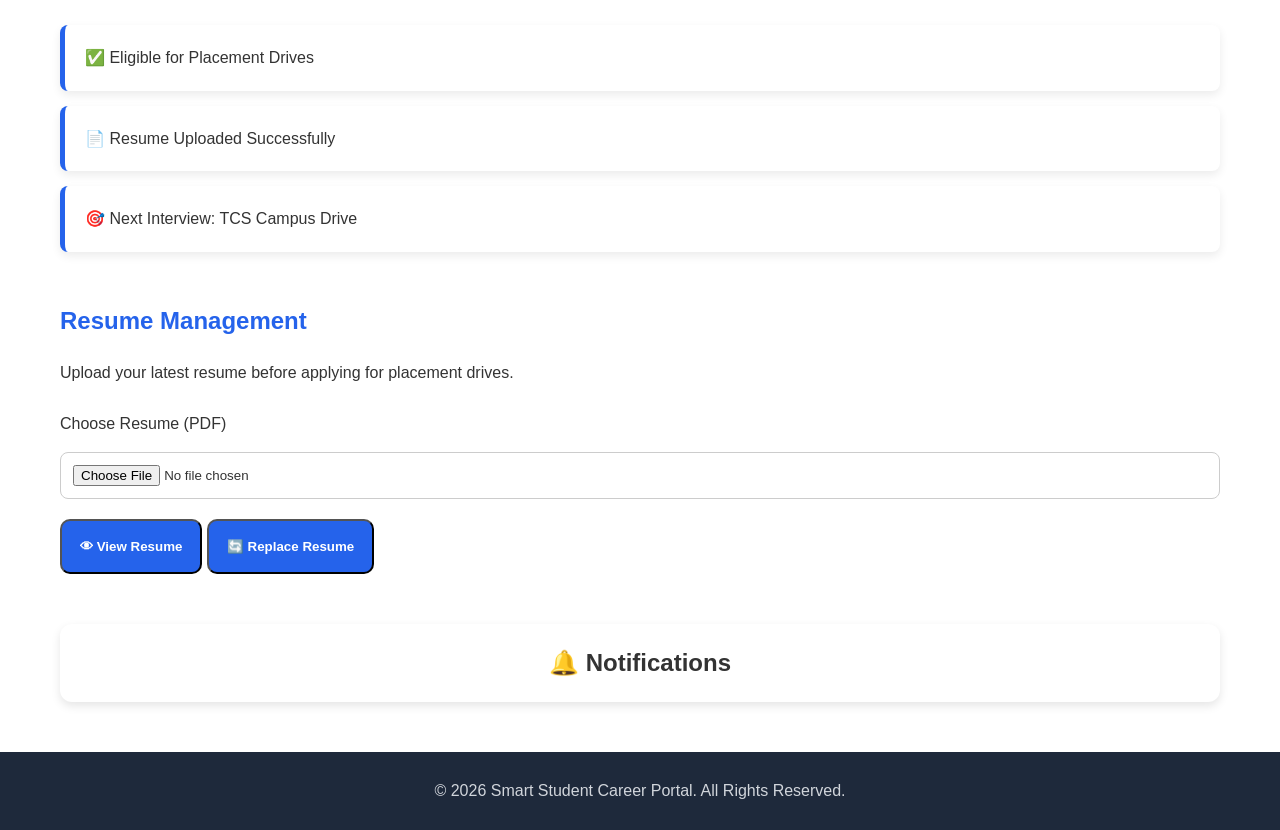
<file: pages/student-portal.html>
<!DOCTYPE html>
<html lang="en">

<head>

    <meta charset="UTF-8">

    <meta name="viewport" content="width=device-width, initial-scale=1.0">

    <title>Student Portal | Smart Student Career Portal</title>

    <link rel="stylesheet" href="../CSS/style.css">

</head>

<body>

<header class="dashboard-header">

    <div class="dashboard-logo">

        <h1>Smart Student Career Portal</h1>

        <p>Student Profile</p>

    </div>

    <nav class="dashboard-nav">

        <a href="../index.html">Home</a>

        <a href="student-dashboard.html">Dashboard</a>

        <a href="courses.html">Courses</a>

        <a href="login.html">Logout</a>

        <button id="themeToggle" class="action-btn" type="button">
    🌙 Dark Mode
        </button>

    </nav>

</header>

<main class="dashboard-main">

<section class="welcome-card">

<h2 id="welcomeHeading">
    Welcome, Student!
</h2>

<div class="dashboard-date-time">

    <p id="currentDate"></p>

    <p id="currentTime"></p>

</div>

<p>

View your academic details, skills, placement status and resume.

</p>

</section>

<section class="dashboard-section">

<h2>Personal Information</h2>

<table class="dashboard-table">

<tr>

    <th>Name</th>

    <td>
<input
    type="text"
    id="profileName"
    disabled>

    </td>

</tr>
<tr>
    <th>Email</th>

    <td>

<input
    type="email"
    id="profileEmail"
    disabled>
    </td>

</tr>
<tr>

<th>Roll Number</th>

<td>22A91A0401</td>

</tr>

<tr>

<th>Department</th>

<td>Electronics & Communication Engineering</td>

</tr>

<tr>

<th>Email</th>

<td>meghadrivarshitha@gmail.com</td>

</tr>

<tr>

<th>Phone</th>

<td>+91 6309621484</td>

</tr>

</table>

</section>

<div class="action-grid">

    <button id="editProfileBtn" class="action-btn">
        ✏ Edit Profile
    </button>

    <button id="saveProfileBtn" class="action-btn">
        💾 Save Profile
    </button>

</div>

<section class="dashboard-section">

    <h2>📊 Profile Completion</h2>

    <div class="profile-progress-container">

        <div class="profile-progress-bar">

            <div
                id="profileProgress"
                class="profile-progress">
            </div>

        </div>

        <p id="profileProgressText">
            Profile Completion: 0%
        </p>

    </div>

</section>

<section class="dashboard-section">

<h2>Academic Details</h2>

<div class="dashboard-stats">

<article class="dashboard-card">

<h3>CGPA</h3>

<p class="number">7.0</p>

</article>

<article class="dashboard-card">

<h3>Semester</h3>

<p class="number">8</p>

</article>

<article class="dashboard-card">

<h3>Attendance</h3>

<p class="number">92%</p>

</article>

<article class="dashboard-card">

<h3>Backlogs</h3>

<p class="number">0</p>

</article>

</div>

</section>

<section class="dashboard-section">

<h2>Skills</h2>

<div class="action-grid">

<span class="action-btn">HTML</span>

<span class="action-btn">CSS</span>

<span class="action-btn">JavaScript</span>

<span class="action-btn">Python</span>

<span class="action-btn">SQL</span>

<span class="action-btn">Git & GitHub</span>

</div>

</section>

<section class="dashboard-section">

<h2>Placement Status</h2>

<div class="announcement-card">

✅ Eligible for Placement Drives

</div>

<div class="announcement-card">

📄 Resume Uploaded Successfully

</div>

<div class="announcement-card">

🎯 Next Interview: TCS Campus Drive

</div>

</section>

<section class="dashboard-section">

<h2>Resume Management</h2>

<p>

Upload your latest resume before applying for placement drives.

</p>

<br>

<label for="resume">

Choose Resume (PDF)

</label>

<input
    type="file"
    id="resume"
    accept=".pdf,application/pdf">

<p id="resumeStatus"></p>

<button
    type="button"
    id="viewResumeBtn"
    class="action-btn">
    👁 View Resume
</button>

<button
    type="button"
    id="replaceResumeBtn"
    class="action-btn">
    🔄 Replace Resume
</button>

</div>

</section>

<section class="dashboard-card">

    <h2>🔔 Notifications</h2>

    <ul id="notificationList">

    </ul>

</section>

</main>

<footer class="dashboard-footer">

<p>

© 2026 Smart Student Career Portal.
All Rights Reserved.

</p>

</footer>

<script src="../JavaScript/student-portal.js"></script>

</body>

</html>
</file>
<file: CSS/style.css>
*{
    margin:0;
    padding:0;
    box-sizing:border-box;
}

:root{
    --primary:#2563eb;
    --secondary:#1d4ed8;
    --light:#f8fafc;
    --dark:#333;
    --white:#ffffff;
}

/* =========================================
   BODY
========================================= */

body{
    font-family:Arial, sans-serif;
    background:var(--white);
    color:#333;
    line-height:1.6;
}

/* =========================================
   REUSABLE COMPONENTS
========================================= */

.card{
    background:var(--white);
    padding:30px;
    border-radius:10px;
    box-shadow:0 4px 10px rgba(0,0,0,0.1);
    transition:transform 0.3s, box-shadow 0.3s, ease;
}

.card:hover{
    transform:translateY(-8px);
    box-shadow:0 8px 20px rgba(0,0,0,0.15);
}

#hero{
    background:var(--light);
    padding:80px 50px;
    text-align:center;
}

#hero h2{
    font-size:42px;
   color:var(--primary);
}

#hero p{
    font-size:18px;
    color:#555;
    max-width:700px;
    margin:20px auto;
}

#hero a{
    display:inline-block;
    text-decoration:none;
    background-color:#2563eb;
    color:white;
    padding:12px 24px;
    border-radius:8px;
    margin:10px;
}

#hero a:hover{
    background-color:#1d4ed8;
}

header{
    background:var(--white);
    padding:20px 50px;
    box-shadow:0 2px 10px rgba(0,0,0,0.08);
    position:sticky;
    top:0;
    z-index:1000;
}

.logo h1{
    font-size:30px;
    color:var(--primary);
    margin-bottom:5px;
}

.logo p{
    color:#666;
    font-size:15px;
}

.navbar{
    display:flex;
    justify-content:space-between;
    align-items:center;
    
}

nav{
    display:flex;
    gap:20px;
}

nav a{
    text-decoration:none;
    color:#333;
    font-weight:bold;
    font-weight:600;
    transition:color 0.3s;
    position:relative;

}

nav a::after{
content:"";
position:absolute;
width:0;
height:3px;
background-color:var(--primary);
left:0;
bottom:-5px;
transition:width 0.3s ease;

}

.auth-buttons a{
    text-decoration:none;
    color:#333;
    font-weight:bold;

}

.auth-buttons a:first-child{
    color:var(--primary);
    border:2px solid var(--primary);
}

.auth-buttons a:last-child{
    color:var(--primary);
    border:2px solid var(--primary);
}

nav a:hover,
.auth-buttons a:hover{
    color:var(--primary);
}

nav a:hover::after{
width:100%;
}

#features{
    padding:70px 50px;
    background:var(--white);

}

#features h2{
    text-align:center;
    font-size:36px;
    color:var(--primary);
    margin-bottom:50px;
}

#features article{
    flex:1;
    min-width:250px;

}

.feature-container{

    display:flex;

    gap:30px;

    flex-wrap:wrap;
    cursor:pointer;

}

#features article h3{
   color:var(--primary);
    font-size:22px;
    margin-bottom:15px;
}

#features article p{
    color:#555;
    line-height:1.6;
    cursor:pointer;
}

#features article:hover{

    transform:translateY(-8px);
    box-shadow:0 8px 20px rgba(0,0,0,0.15);

}


#placements{
    padding:70px 50px;
    background:var(--light);
}

#placements h2{
    text-align:center;
    font-size:36px;
    color:var(--primary);
    margin-bottom:50px;
}

.placement-container{
    display:flex;
    gap:30px;
    flex-wrap:wrap;
}

#placements article{
    flex:1;
    min-width:220px;
    background:var(--white);
    padding:30px;
    text-align:center;
    border-radius:10px;
    box-shadow:0 4px 10px rgba(0,0,0,0.1);
    transition:0.3s;
    cursor:pointer;
}

#placements article:hover{
    transform:translateY(-8px);
    box-shadow:0 8px 20px rgba(0,0,0,0.15);
}

#placements article h3{
    font-size:36px;
    color:var(--primary);
    margin-bottom:15px;
}

#placements article p{
    color:#555;
    font-size:18px;
}

#placements>a{
    display:inline-block;
    margin-top:40px;
    text-decoration:none;
    background-color:#2563eb;
    color:white;
    padding:12px 25px;
    border-radius:8px;
    transition:0.3s;
    

}

#contact{
    padding:70px 50px;
    background:var(--white);

}

#contact h2{
    text-align:center;
   color:var(--primary);
    font-size:36px;
    margin-bottom:20px;
}

#contact>p{
    text-align:center;
    color:#555;
    margin-bottom:50px;
}

.contact-container{
    display:flex;
    gap:30px;
    flex-wrap:wrap;
    cursor:pointer;
}

#contact article{
    flex:1;
    min-width:250px;
    background:var(--light);
    padding:30px;
    border-radius:10px;
    box-shadow:0 4px 10px rgba(0,0,0,0.1);
    transition:0.3s;
}

#contact article h3{
    margin-bottom:15px;
}

#contact a{
    text-decoration:none;
    color:#333;
}

#contact a:hover{
    color:var(--primary);
}

#contact article:hover{
    transform:translateY(-8px);
    box-shadow:0 8px 20px rgba(0,0,0,0.15);
}

#announcements{
    padding:70px 50px;
    background:var(--white);
    cursor:pointer;
}

#announcements h2{
    text-align:center;
    color:var(--primary);
    font-size:36px;
    margin-bottom:40px;
}

#announcements ul{
    list-style:none;
    max-width:800px;
    margin:auto;
}

#announcements li{
    background:var(--light);
    margin-bottom:20px;
    padding:20px;
    border-radius:10px;
    box-shadow:0 4px 10px rgba(0,0,0,0.1);
    transition:0.3s;
    border-left:5px solid #2563eb;
    font-size:18px;
    line-height:1.6;

}

#announcements li:hover{
    transform:translateY(-5px);
    box-shadow:0 8px 20px rgba(0,0,0,0.15);
}

/* =========================================
   ABOUT HERO
========================================= */

#about-hero{

    background:var(--light);

    padding:80px 50px;

    text-align:center;

}

#about-hero h2{

    font-size:42px;

    color:var(--primary);

    margin-bottom:20px;

}

#about-hero p{

    max-width:800px;

    margin:auto;

    font-size:18px;

    color:#555;

    line-height:1.8;

}

/* =========================================
   MISSION & VISION
========================================= */

#mission-vision{

    padding:70px 50px;

    background:var(--white);

}

#mission-vision h2{

    text-align:center;

    font-size:36px;

    color:var(--primary);

    margin-bottom:50px;

}

.mission-container{

    display:flex;

    gap:30px;

    flex-wrap:wrap;

}

.mission-container article{

    flex:1;

    min-width:300px;

}

.mission-container h3{

    color:var(--primary);

    margin-bottom:15px;

    font-size:24px;

}

.mission-container p{

    color:#555;

    line-height:1.8;

}

/* =========================================
   WHY CHOOSE US
========================================= */

#why-us{

    padding:70px 50px;

    background:var(--light);

}

#why-us h2{

    text-align:center;

    font-size:36px;

    color:var(--primary);

    margin-bottom:50px;

}

.why-container{

    display:grid;

    grid-template-columns:repeat(auto-fit,minmax(250px,1fr));

    gap:30px;

}

.why-container h3{

    color:var(--primary);

    margin-bottom:15px;

    font-size:22px;

}

.why-container p{

    color:#555;

    line-height:1.7;

}

/* =========================================
   ACHIEVEMENTS
========================================= */

#achievements{

    padding:70px 50px;

    background:var(--white);

}

#achievements h2{

    text-align:center;

    font-size:36px;

    color:var(--primary);

    margin-bottom:50px;

}

.achievement-container{

    display:grid;

    grid-template-columns:repeat(auto-fit,minmax(220px,1fr));

    gap:30px;

}

.achievement-container article{

    text-align:center;

}

.achievement-container h3{

    font-size:40px;

    color:var(--primary);

    margin-bottom:15px;

}

.achievement-container p{

    color:#555;

    font-size:18px;

}

/* =========================================
   TEAM
========================================= */

#team{

    padding:70px 50px;

    background:var(--light);

}

#team h2{

    text-align:center;

    font-size:36px;

    color:var(--primary);

    margin-bottom:50px;

}

.team-container{

    display:grid;

    grid-template-columns:repeat(auto-fit,minmax(250px,1fr));

    gap:30px;

}

.team-container article{

    text-align:center;

}

.team-container img{

    width:140px;

    height:140px;

    border-radius:50%;

    object-fit:cover;

    margin-bottom:20px;

}

.team-container h3{

    color:var(--primary);

    margin-bottom:10px;

}

.team-container p{

    color:#555;

}

/* =========================================
   ABOUT CTA
========================================= */

#about-cta{

    background:var(--primary);

    color:white;

    padding:80px 50px;

    text-align:center;

}

#about-cta h2{

    font-size:38px;

    margin-bottom:20px;

}

#about-cta p{

    max-width:700px;

    margin:0 auto 30px;

    font-size:18px;

    line-height:1.8;

}

#about-cta a{

    display:inline-block;

    background:white;

    color:var(--primary);

    text-decoration:none;

    padding:14px 30px;

    border-radius:8px;

    font-weight:bold;

    transition:.3s;

}

#about-cta a:hover{

    background:#e2e8f0;

    transform:translateY(-3px);

}

/* =========================================
   PLACEMENT HERO
========================================= */

#placement-hero{

background:var(--light);

padding:80px 50px;

text-align:center;

}

#placement-hero h2{

font-size:42px;

color:var(--primary);

margin-bottom:20px;

}

#placement-hero p{

max-width:800px;

margin:auto;

font-size:18px;

color:#555;

line-height:1.8;

margin-bottom:35px;

}

#placement-hero a{

display:inline-block;

text-decoration:none;

background:var(--primary);

color:white;

padding:14px 28px;

border-radius:8px;

transition:.3s;

}

#placement-hero a:hover{

background:var(--secondary);

transform:translateY(-3px);

}

/* =========================================
   PLACEMENT STATS
========================================= */

#placement-stats{

    padding:70px 50px;

    background:var(--white);

}

#placement-stats h2{

    text-align:center;

    color:var(--primary);

    font-size:36px;

    margin-bottom:50px;

}

.stats-container{

    display:grid;

    grid-template-columns:repeat(auto-fit,minmax(220px,1fr));

    gap:30px;

}

.stats-container article{

    text-align:center;

}

.stats-container h3{

    font-size:36px;

    color:var(--primary);

    margin-bottom:15px;

}

.stats-container p{

    color:#555;

    font-size:18px;

}

/* =========================================
   RECRUITING COMPANIES
========================================= */

#companies{

    padding:70px 50px;

    background:var(--light);

}

#companies h2{

    text-align:center;

    color:var(--primary);

    font-size:36px;

    margin-bottom:50px;

}

.company-container{

    display:grid;

    grid-template-columns:repeat(auto-fit,minmax(220px,1fr));

    gap:30px;

}

.company-container article{

    text-align:center;

}

.company-container img{

    width:120px;

    height:80px;

    object-fit:contain;

    margin-bottom:20px;

}

.company-container h3{

    color:var(--primary);

}

/* =========================================
   PLACEMENT PROCESS
========================================= */

#placement-process{

    padding:70px 50px;

    background:var(--white);

}

#placement-process h2{

    text-align:center;

    font-size:36px;

    color:var(--primary);

    margin-bottom:50px;

}

.process-container{

    max-width:700px;

    margin:auto;

}

.process-step{

    background:var(--light);

    padding:25px;

    border-radius:10px;

    margin-bottom:30px;

    position:relative;

    text-align:center;

}

.step-number{

    width:50px;

    height:50px;

    background:var(--primary);

    color:white;

    border-radius:50%;

    display:flex;

    justify-content:center;

    align-items:center;

    font-weight:bold;

    font-size:20px;

    margin:0 auto 20px;

}

.process-step h3{

    color:var(--primary);

    margin-bottom:10px;

}

.process-step p{

    color:#555;

}

/* =========================================
   SUCCESS STORIES
========================================= */

#success-stories{

    padding:70px 50px;

    background:var(--light);

}

#success-stories h2{

    text-align:center;

    font-size:36px;

    color:var(--primary);

    margin-bottom:50px;

}

.story-container{

    display:grid;

    grid-template-columns:repeat(auto-fit,minmax(280px,1fr));

    gap:30px;

}

.story-container article{

    text-align:center;

}

.story-container img{

    width:120px;

    height:120px;

    border-radius:50%;

    object-fit:cover;

    margin-bottom:20px;

}

.story-container h3{

    color:var(--primary);

    margin-bottom:10px;

}

.story-container h4{

    color:#666;

    margin-bottom:15px;

    font-weight:normal;

}

.story-container p{

    color:#555;

    line-height:1.7;

}

/* =========================================
   PLACEMENT CTA
========================================= */

#placement-cta{

    background:var(--primary);

    color:white;

    padding:80px 50px;

    text-align:center;

}

#placement-cta h2{

    font-size:40px;

    margin-bottom:20px;

}

#placement-cta p{

    max-width:700px;

    margin:0 auto 35px;

    line-height:1.8;

    font-size:18px;

}

#placement-cta a{

    display:inline-block;

    text-decoration:none;

    background:white;

    color:var(--primary);

    padding:14px 30px;

    border-radius:8px;

    font-weight:bold;

    transition:.3s;

}

#placement-cta a:hover{

    background:#e2e8f0;

    transform:translateY(-3px);

}

/* =========================================
   CONTACT HERO
========================================= */

#contact-hero{

    background:var(--light);

    padding:80px 50px;

    text-align:center;

}

#contact-hero h2{

    font-size:42px;

    color:var(--primary);

    margin-bottom:20px;

}

#contact-hero p{

    max-width:700px;

    margin:auto;

    color:#555;

    font-size:18px;

    line-height:1.8;

    margin-bottom:35px;

}

#contact-hero a{

    display:inline-block;

    text-decoration:none;

    background:var(--primary);

    color:white;

    padding:14px 28px;

    border-radius:8px;

    transition:.3s;

}

#contact-hero a:hover{

    background:var(--secondary);

    transform:translateY(-3px);

}

/* =========================================
   CONTACT INFORMATION
========================================= */

#contact-info{

    padding:70px 50px;

    background:var(--white);

}

#contact-info h2{

    text-align:center;

    font-size:36px;

    color:var(--primary);

    margin-bottom:50px;

}

.contact-info-container{

    display:grid;

    grid-template-columns:repeat(auto-fit,minmax(250px,1fr));

    gap:30px;

}

.contact-info-container article{

    text-align:center;

}

.contact-info-container h3{

    color:var(--primary);

    margin-bottom:15px;

}

.contact-info-container p{

    color:#555;

    line-height:1.7;

}

.contact-info-container a{

    text-decoration:none;

    color:#555;

}

.contact-info-container a:hover{

    color:var(--primary);

}

/* =========================================
   CONTACT FORM
========================================= */

#contact-form{

    padding:70px 50px;

    background:var(--light);

}

#contact-form h2{

    text-align:center;

    color:var(--primary);

    font-size:36px;

    margin-bottom:40px;

}

#contact-form form{

    max-width:700px;

    margin:auto;

    background:white;

    padding:40px;

    border-radius:10px;

    box-shadow:0 4px 10px rgba(0,0,0,0.1);

}

#contact-form label{

    display:block;

    margin-top:20px;

    margin-bottom:8px;

    font-weight:bold;

}

#contact-form input,

#contact-form textarea{

    width:100%;

    padding:14px;

    border:1px solid #ccc;

    border-radius:8px;

    font-size:16px;

    outline:none;

}

#contact-form input:focus,

#contact-form textarea:focus{

    border-color:var(--primary);

}

#contact-form textarea{

    resize:vertical;

}

#contact-form button{

    margin-top:30px;

    width:100%;

    padding:15px;

    border:none;

    background:var(--primary);

    color:white;

    font-size:18px;

    border-radius:8px;

    cursor:pointer;

    transition:.3s;

}

#contact-form button:hover{

    background:var(--secondary);

}

/* =========================================
   LOCATION
========================================= */

#location{

    padding:70px 50px;

    background:var(--white);

}

#location h2{

    text-align:center;

    color:var(--primary);

    font-size:36px;

    margin-bottom:40px;

}

.map-container{

    max-width:1000px;

    margin:auto;

}

.map-container iframe{

    width:100%;

    height:450px;

    border:none;

    border-radius:10px;

    box-shadow:0 4px 10px rgba(0,0,0,0.1);

}

/* =========================================
   LOGIN PAGE
========================================= */

.login-container{

    min-height:100vh;

    display:flex;

    justify-content:center;

    align-items:center;

    background:var(--light);

    padding:30px;

}

.login-card{

    width:100%;

    max-width:450px;

    background:var(--white);

    padding:40px;

    border-radius:12px;

    box-shadow:0 4px 15px rgba(0,0,0,0.1);

    text-align:center;

}

/* =========================================
   LOGIN FORM
========================================= */

.login-card form{

    margin-top:30px;

    text-align:left;

}

.login-card label{

    display:block;

    font-weight:bold;

    margin-top:18px;

    margin-bottom:8px;

}

.login-card input[type="email"],

.login-card input[type="password"]{

    width:100%;

    padding:14px;

    border:1px solid #ccc;

    border-radius:8px;

    font-size:16px;

    outline:none;

}

.login-card input:focus{

    border-color:var(--primary);

}

.login-options{

    display:flex;

    justify-content:space-between;

    align-items:center;

    margin-top:20px;

    margin-bottom:25px;

}

.login-options label{

    display:flex;

    align-items:center;

    gap:8px;

    margin:0;

    font-weight:normal;

}

.login-options a{

    text-decoration:none;

    color:var(--primary);

}

.login-options a:hover{

    text-decoration:underline;

}

.login-card button{

    width:100%;

    padding:14px;

    border:none;

    border-radius:8px;

    background:var(--primary);

    color:white;

    font-size:18px;

    cursor:pointer;

    transition:.3s;

}

.login-card button:hover{

    background:var(--secondary);

}

.register-link{

    text-align:center;

    margin-top:25px;

}

.register-link a{

    text-decoration:none;

    color:var(--primary);

    font-weight:bold;

}

.register-link a:hover{

    text-decoration:underline;

}

.password-container{

position:relative;

width:100%;

}

.password-container input{

width:100%;

height:48px;

padding:12px 45px 12px 12px;

border:1px solid #ccc;

border-radius:8px;

font-size:16px;

box-sizing:border-box;

}

.eye-icon{

position:absolute;

right:15px;

top:50%;

transform:translateY(-50%);

font-size:20px;

cursor:pointer;

user-select:none;

}

#passwordStrength{

margin-top:8px;

font-size:14px;

font-weight:600;

}

/* =========================================
   LOGIN RESPONSIVE
========================================= */

@media(max-width:768px){

    .login-card{

        padding:30px 20px;

    }

    .login-card h1{

        font-size:24px;

    }

    .login-card h2{

        font-size:30px;

    }

    .login-options{

        flex-direction:column;

        align-items:flex-start;

        gap:15px;

    }

}

/* =========================================
   REGISTER PAGE
========================================= */

.register-container{

    min-height:100vh;

    display:flex;

    justify-content:center;

    align-items:center;

    background:var(--light);

    padding:30px;

}

.register-card{

    width:100%;

    max-width:500px;

    background:var(--white);

    padding:40px;

    border-radius:12px;

    box-shadow:0 4px 15px rgba(0,0,0,0.1);

    text-align:center;

}

/* =========================================
   REGISTER FORM
========================================= */

.register-card form{

    margin-top:30px;

    text-align:left;

}

.register-card label{

    display:block;

    margin-top:18px;

    margin-bottom:8px;

    font-weight:bold;

}

.register-card input:not([type="checkbox"]),

.register-card select{

    width:100%;

    padding:14px;

    border:1px solid #ccc;

    border-radius:8px;

    font-size:16px;

    outline:none;

}

.register-card input:focus,

.register-card select:focus{

    border-color:var(--primary);

}

.terms{

    margin-top:25px;

}

.terms label{

    display:flex;

    align-items:center;

    gap:10px;

    font-weight:normal;

}

.terms input[type="checkbox"]{

    width:auto;

    margin:0;

}

.register-card button{

    width:100%;

    margin-top:25px;

    padding:15px;

    border:none;

    border-radius:8px;

    background:var(--primary);

    color:white;

    font-size:18px;

    cursor:pointer;

    transition:.3s;

}

.register-card button:hover{

    background:var(--secondary);

}

@media(max-width:768px){

    .register-card{

        padding:30px 20px;

    }

    .register-card h1{

        font-size:24px;

    }

    .register-card h2{

        font-size:30px;

    }

}


#passwordMessage{

margin-top:8px;

font-size:14px;

font-weight:600;

}

/* Password Field Container */
.password-container {
    position: relative;
    width: 100%;
    margin-bottom: 15px;
}

/* Password Input */
.password-container input {
    width: 100%;
    height: 48px;
    padding: 12px 45px 12px 12px;
    border: 1px solid #ccc;
    border-radius: 8px;
    font-size: 16px;
    box-sizing: border-box;
}

/* Eye Icon */
.eye-icon {
    position: absolute;
    top: 50%;
    right: 15px;
    transform: translateY(-50%);
    cursor: pointer;
    font-size: 18px;
    user-select: none;
}

/* Hover Effect */
.eye-icon:hover {
    transform: translateY(-50%) scale(1.1);
}
/* =========================================
   DASHBOARD
========================================= */

.dashboard-header{
    background:var(--white);
    padding:20px 50px;
    display:flex;
    justify-content:space-between;
    align-items:center;
    box-shadow:0 2px 10px rgba(0,0,0,0.08);
    position:sticky;
    top:0;
    z-index:1000;
}

.dashboard-logo h1{
    color:var(--primary);
    font-size:28px;
}

.dashboard-logo p{
    color:#666;
    margin-top:5px;
}

.dashboard-nav{
    display:flex;
    gap:20px;
}

.dashboard-nav a{
    text-decoration:none;
    color:#333;
    font-weight:600;
    transition:0.3s;
}

.dashboard-nav a:hover{
    color:var(--primary);
}

.dashboard-main{
    max-width:1200px;
    margin:auto;
    padding:50px 20px;
}

.welcome-card{
    background:linear-gradient(135deg,#2563eb,#1d4ed8);
    color:white;
    padding:40px;
    border-radius:12px;
    margin-bottom:40px;
}

.welcome-card h2{
    margin-bottom:10px;
    font-size:32px;
}

.dashboard-stats{
    display:grid;
    grid-template-columns:repeat(4,1fr);
    gap:25px;
    margin-bottom:50px;
}

.dashboard-card{
    background:white;
    padding:30px;
    text-align:center;
    border-radius:12px;
    box-shadow:0 4px 12px rgba(0,0,0,.1);
    transition:.3s;
}

.dashboard-card:hover{
    transform:translateY(-8px);
}

.dashboard-card h3{
    color:var(--primary);
    margin-bottom:15px;
}

.number{
    font-size:36px;
    font-weight:bold;
    color:#222;
}

.quick-actions{
    margin-bottom:50px;
}

.quick-actions h2{
    color:var(--primary);
    margin-bottom:25px;
}

.action-grid{
    display:grid;
    grid-template-columns:repeat(4,1fr);
    gap:20px;
}

.action-btn{
    background:var(--primary);
    color:white;
    text-decoration:none;
    padding:18px;
    border-radius:10px;
    text-align:center;
    transition:.3s;
    font-weight:bold;
}

.action-btn:hover{
    background:var(--secondary);
}

.dashboard-section{
    margin-bottom:50px;
}

.dashboard-section h2{
    color:var(--primary);
    margin-bottom:20px;
}

.announcement-card{
    background:white;
    padding:20px;
    margin-bottom:15px;
    border-left:5px solid var(--primary);
    border-radius:8px;
    box-shadow:0 4px 10px rgba(0,0,0,.08);
}

.dashboard-table{
    width:100%;
    border-collapse:collapse;
    background:white;
    border-radius:10px;
    overflow:hidden;
    box-shadow:0 4px 12px rgba(0,0,0,.1);
}

.dashboard-table th{
    background:var(--primary);
    color:white;
    padding:15px;
}

.dashboard-table td{
    padding:15px;
    border-bottom:1px solid #eee;
}

.dashboard-table tr:hover{
    background:#f8fafc;
}

.dashboard-section input[type="file"]{

    margin-top:15px;

    margin-bottom:20px;

    width:100%;

    padding:12px;

    border:1px solid #ccc;

    border-radius:8px;

    background:white;

}

.dashboard-footer{
    background:#1e293b;
    color:white;
    text-align:center;
    padding:25px;
}

.dashboard-date-time{

    margin:15px 0;

    text-align:center;

}

.dashboard-date-time p{

    margin:5px;

    font-size:16px;

    font-weight:600;

    color:#475f94;

}

.dashboard-card{

    background:white;

    padding:20px;

    border-radius:12px;

    box-shadow:0 4px 10px rgba(0,0,0,.1);

    margin-top:20px;

}

.dashboard-card ul{

    padding-left:20px;

}

.dashboard-card li{

    margin:10px 0;

}

/* DARK MODE */

body.dark-mode {
    background: #121212 !important;
    color: white !important;
}

body.dark-mode .dashboard-header {
    background: #1e1e1e !important;
}

body.dark-mode .dashboard-main {
    background: #121212 !important;
}

body.dark-mode .welcome-card {
    background: #1f1f1f !important;
    color: white !important;
}

body.dark-mode .dashboard-section {
    background: #1f1f1f !important;
    color: white !important;
}

body.dark-mode .dashboard-card {
    background: #252525 !important;
    color: white !important;
}

body.dark-mode .announcement-card {
    background: #252525 !important;
    color: white !important;
}

body.dark-mode .dashboard-table {
    background: #1f1f1f !important;
    color: white !important;
}

body.dark-mode .dashboard-table th,
body.dark-mode .dashboard-table td {
    color: white !important;
    border-color: #444 !important;
}

body.dark-mode .dashboard-footer {
    background: #1e1e1e !important;
    color: white !important;
}

body.dark-mode input,
body.dark-mode select,
body.dark-mode textarea {
    background: #2a2a2a !important;
    color: white !important;
    border-color: #555 !important;
}

.profile-progress-container {
    margin-top: 15px;
}

.profile-progress-bar {
    width: 100%;
    height: 20px;
    background: #e5e7eb;
    border-radius: 10px;
    overflow: hidden;
}

.profile-progress {
    width: 0%;
    height: 100%;
    background: #2563eb;
    border-radius: 10px;
    transition: width 0.5s ease;
}

#profileProgressText {
    margin-top: 10px;
    font-weight: bold;
}
/* =========================================
   DASHBOARD RESPONSIVE
========================================= */

@media(max-width:992px){

.dashboard-stats{
    grid-template-columns:repeat(2,1fr);
}

.action-grid{
    grid-template-columns:repeat(2,1fr);
}

.dashboard-header{
    flex-direction:column;
    gap:20px;
}

}

@media(max-width:768px){

.dashboard-nav{
    flex-direction:column;
    align-items:center;
}

.dashboard-stats{
    grid-template-columns:1fr;
}

.action-grid{
    grid-template-columns:1fr;
}

.welcome-card{
    text-align:center;
}

.welcome-card h2{
    font-size:26px;
}

.dashboard-table{
    display:block;
    overflow-x:auto;
}

}

/* =========================================
   COURSES
========================================= */

.course-grid{

display:grid;

grid-template-columns:repeat(3,1fr);

gap:30px;

}

.course-card{

background:white;

padding:30px;

border-radius:12px;

box-shadow:0 4px 12px rgba(0,0,0,.1);

transition:.3s;

display:flex;

flex-direction:column;

gap:15px;

}

.course-card:hover{

transform:translateY(-8px);

}

.course-card h3{

color:var(--primary);

}

.course-card .action-btn{

margin-top:auto;

}

@media(max-width:992px){

.course-grid{

grid-template-columns:repeat(2,1fr);

}

}

@media(max-width:768px){

.course-grid{

grid-template-columns:1fr;

}

}

footer{
    background:#1e293b;
    color:white;
    padding:60px 50px 20px;
}

.footer-container{
    display:flex;
    justify-content:space-between;
    gap:40px;
    flex-wrap:wrap;
}

footer h2,
footer h3{
    margin-bottom:20px;
}

footer p{
    color:#d1d5db;
    line-height:1.7;
}

.footer-links nav{
    display:flex;
    flex-direction:column;
    gap:12px;
}

.footer-links a{
    color:#d1d5db;
    text-decoration:none;
}

.footer-links a:hover{
    color:white;
}

footer hr{
    margin:40px 0 20px;
    border:none;
    border-top:1px solid #475569;
}

.copyright{
    text-align:center;
    color:#94a3b8;
}


/* =========================================
   RESPONSIVE DESIGN
========================================= */
@media (max-width:768px){

.navbar{

flex-direction:column;

gap:20px;

}

nav{

justify-content:center;

flex-wrap:wrap;

}

.logo h1{

font-size:26px;

}

#hero h2{

font-size:32px;

}

#hero p{

font-size:16px;

}

#hero a{

display:block;

width:80%;

margin:15px auto;

}

.feature-container,

.placement-container,

.contact-container{

flex-direction:column;

}

#features,

#placements,

#contact,

#announcements{

padding:50px 20px;

}

#features h2,

#placements h2,

#contact h2,

#announcements h2{

font-size:30px;

}

.footer-container{

flex-direction:column;

text-align:center;

}

}

.glass{

background:

rgba(255,255,255,0.2);

backdrop-filter:

blur(10px);

border:

1px solid

rgba(255,255,255,0.3);

border-radius:20px;

box-shadow:

0 8px 30px

rgba(0,0,0,0.2);

padding:30px;

}
</file>
